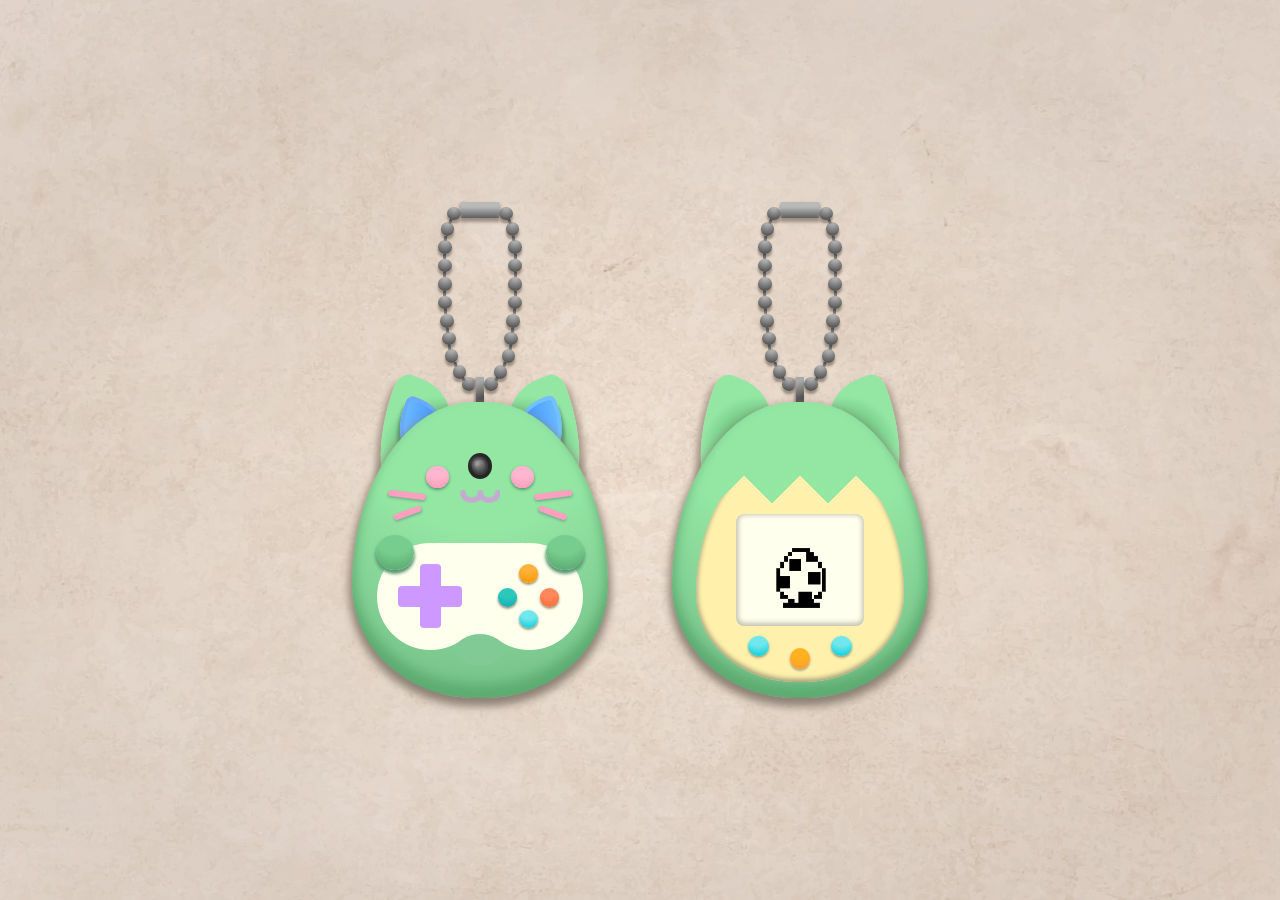
<file: index.html>
<!DOCTYPE html>
<html lang="en">
<head>
    <meta charset="UTF-8">
    <meta http-equiv="X-UA-Compatible" content="IE=edge">
    <meta name="viewport" content="width=device-width, initial-scale=1.0">
    <title>Tamagotchi</title>
    <link href="./css/styles.css" rel="stylesheet"></link>
</head>
   
<body>

    <div class="container">

        <!--FRONT SIDE-->

        <div class="full column">

            <!-- /CHAIN/ -->
            <div class="chain column">
                <div class="up-chain"></div>
                <div class="center-chain column">
                    <div class="row-circle c-a">
                        <div class="circle-chain"></div>
                        <div class="circle-chain"></div>
                    </div>
                    <div class="row-square c-b">
                        <div class="square-chain"></div>
                        <div class="square-chain"></div>
                    </div>
                    <div class="row-circle c-c">
                        <div class="circle-chain"></div>
                        <div class="circle-chain"></div>
                    </div>
                    <div class="row-square c-d">
                        <div class="square-chain"></div>
                        <div class="square-chain"></div>
                    </div>
                    <div class="row-circle">
                        <div class="circle-chain"></div>
                        <div class="circle-chain"></div>
                    </div>
                    <div class="row-square">
                        <div class="square-chain"></div>
                        <div class="square-chain"></div>
                    </div>
                    <div class="row-circle">
                        <div class="circle-chain"></div>
                        <div class="circle-chain"></div>
                    </div>
                    <div class="row-square">
                        <div class="square-chain"></div>
                        <div class="square-chain"></div>
                    </div>
                    <div class="row-circle">
                        <div class="circle-chain"></div>
                        <div class="circle-chain"></div>
                    </div>
                    <div class="row-square">
                        <div class="square-chain"></div>
                        <div class="square-chain"></div>
                    </div>
                    <div class="row-circle">
                        <div class="circle-chain"></div>
                        <div class="circle-chain"></div>
                    </div>
                    <div class="row-square c-e">
                        <div class="square-chain"></div>
                        <div class="square-chain"></div>
                    </div>
                    <div class="row-circle c-f">
                        <div class="circle-chain"></div>
                        <div class="circle-chain"></div>
                    </div>
                    <div class="row-square c-g">
                        <div class="square-chain"></div>
                        <div class="square-chain"></div>
                    </div>
                    <div class="row-circle c-h">
                        <div class="circle-chain"></div>
                        <div class="circle-chain"></div>
                    </div>
                    <div class="row-square c-i">
                        <div class="square-chain"></div>
                        <div class="square-chain"></div>
                    </div>
                    <div class="row-circle c-j">
                        <div class="circle-chain"></div>
                        <div class="circle-chain"></div>
                    </div>
                    <div class="row-square c-k">
                        <div class="square-chain"></div>
                        <div class="square-chain"></div>
                    </div>
                    <div class="row-circle c-l">
                        <div class="circle-chain"></div>
                        <div class="circle-chain"></div>
                    </div>
                    <div class="row-square c-m">
                        <div class="square-chain"></div>
                        <div class="square-chain"></div>
                    </div>
                </div>
                <div class="down-chain">
                    <div class="circle-chain"></div>
                    <div class="fix-chain"></div>
                    <div class="circle-chain"></div>
                </div>
            </div>

            <!-- /EARS/ -->
            <div class="ears between">
                <div class="left-ear">
                    <div class="in-left"></div>
                </div>
                <div class="right-ear">
                    <div class="in-right"></div>
                </div>
            </div>

            <!-- /EGG/ -->
            <div class="egg column">
                <div class="appearance column">
                    <div class="camera">
                        <div class="lens">
                            <div class="bright-lens"></div>
                        </div>
                    </div>
                    <div class="face between">
                        <div class="cheek-left">
                            <div class="moustache column">
                                <div class="mous1"></div>
                                <div class="mous2"></div>
                            </div>
                            <div class="eye">
                            </div>
                        </div>
                        <div class="mouth"></div>
                        <div class="cheek-right">
                            <div class="eye"></div>
                            <div class="moustache column mous-right">
                                <div class="mous1"></div>
                                <div class="mous2"></div>
                            </div> 
                        </div>
                    </div>
                </div>
                    <!-- //CONTROLS// -->
                <div class="controls column">
                    <div class="rectangle between">
                        <div class="button-front column"></div>
                        <div class="button-front column"></div>
                    </div>
                    <div class="base">
                        <div class="left-hand column">
                            <div class="cross-box">
                                <div class="cross-empty"></div>
                                <div class="cross-full cross-up"></div>
                                <div class="cross-empty"></div>
                                <div class="cross-full cross-left"></div>
                                <div class="cross-full cross-center"></div>
                                <div class="cross-full cross-right"></div>
                                <div class="cross-empty"></div>
                                <div class="cross-full cross-down"></div>
                                <div class="cross-empty"></div>
                            </div>
                        </div>
                        <div class="middle"></div>
                        <div class="right-hand column">
                            <div class="cross-box cross-box-right">
                                <div class="cross-empty"></div>
                                <div class="cross-full cross-up"></div>
                                <div class="cross-empty"></div>
                                <div class="cross-full cross-left"></div>
                                <div class="cross-empty"></div>
                                <div class="cross-full cross-right"></div>
                                <div class="cross-empty"></div>
                                <div class="cross-full cross-down"></div>
                                <div class="cross-empty"></div>
                            </div>
                        </div>
                    </div>
                    <div class="curve"></div>
                    <div class="last-shadow"></div>
                </div>
                
            </div>
        
        </div> 

        <!--PARTE TRASERA-->

        <div class="full column">
           
            <!-- /CHAIN/ -->
            <div class="chain column">
                <div class="up-chain"></div>
                <div class="center-chain column">
                    <div class="row-circle c-a">
                        <div class="circle-chain"></div>
                        <div class="circle-chain"></div>
                    </div>
                    <div class="row-square c-b">
                        <div class="square-chain"></div>
                        <div class="square-chain"></div>
                    </div>
                    <div class="row-circle c-c">
                        <div class="circle-chain"></div>
                        <div class="circle-chain"></div>
                    </div>
                    <div class="row-square c-d">
                        <div class="square-chain"></div>
                        <div class="square-chain"></div>
                    </div>
                    <div class="row-circle">
                        <div class="circle-chain"></div>
                        <div class="circle-chain"></div>
                    </div>
                    <div class="row-square">
                        <div class="square-chain"></div>
                        <div class="square-chain"></div>
                    </div>
                    <div class="row-circle">
                        <div class="circle-chain"></div>
                        <div class="circle-chain"></div>
                    </div>
                    <div class="row-square">
                        <div class="square-chain"></div>
                        <div class="square-chain"></div>
                    </div>
                    <div class="row-circle">
                        <div class="circle-chain"></div>
                        <div class="circle-chain"></div>
                    </div>
                    <div class="row-square">
                        <div class="square-chain"></div>
                        <div class="square-chain"></div>
                    </div>
                    <div class="row-circle">
                        <div class="circle-chain"></div>
                        <div class="circle-chain"></div>
                    </div>
                    <div class="row-square c-e">
                        <div class="square-chain"></div>
                        <div class="square-chain"></div>
                    </div>
                    <div class="row-circle c-f">
                        <div class="circle-chain"></div>
                        <div class="circle-chain"></div>
                    </div>
                    <div class="row-square c-g">
                        <div class="square-chain"></div>
                        <div class="square-chain"></div>
                    </div>
                    <div class="row-circle c-h">
                        <div class="circle-chain"></div>
                        <div class="circle-chain"></div>
                    </div>
                    <div class="row-square c-i">
                        <div class="square-chain"></div>
                        <div class="square-chain"></div>
                    </div>
                    <div class="row-circle c-j">
                        <div class="circle-chain"></div>
                        <div class="circle-chain"></div>
                    </div>
                    <div class="row-square c-k">
                        <div class="square-chain"></div>
                        <div class="square-chain"></div>
                    </div>
                    <div class="row-circle c-l">
                        <div class="circle-chain"></div>
                        <div class="circle-chain"></div>
                    </div>
                    <div class="row-square c-m">
                        <div class="square-chain"></div>
                        <div class="square-chain"></div>
                    </div>
                </div>
                <div class="down-chain">
                    <div class="circle-chain"></div>
                    <div class="fix-chain"></div>
                    <div class="circle-chain"></div>
                </div>
            </div>

            <!-- /EARS/ -->
            <div class="ears between">
                <div class="left-ear"></div>
                <div class="right-ear"></div>
            </div>

            <!-- /EGG/ -->
            <div class="egg column">
                <div class="appearance column">
                    <div class="zigzag"></div>
                    <div class="screen column">
                        <div class="screen-up"></div>
                        <div class="screencenter" id="screenEgg">
                            <img id="content" class="tamagotchi" src="./img/huevo.png" alt="huevo">
                        </div>
                        <div class="screen-down between">
                            <div class="button" onclick="birth()"></div>
                            <div class="button" onclick="popo()"></div>
                            <div class="button" onclick="death()"></div>
                        </div>
                    </div>
                    <div class="last-shadow shadow-back"></div>
                </div>
                
            </div>
        </div> 
    </div> 
    <script src="js/main.js"> </script>
</body>
</html>











<div class="cross">
    <div class="cross1 cross-triangles"></div>
    <div class="cross2 cross-top cross-triangles">
        <div class="triangle triangle-top"></div>
    </div>
    <div class="cross1 cross-triangles"></div>
    <div class="cross2 cross-left cross-triangles">
        <div class="triangle triangle-left"></div>
    </div>
    <div class="cross2 cross-central cross-triangles">
        <div class="circle-cross"></div>
    </div>
    <div class="cross2 cross-right cross-triangles">
        <div class="triangle triangle-right"></div>
    </div>
    <div class="cross1 cross-triangles"></div>
    <div class="cross2 cross-bottom cross-triangles">
        <div class="triangle triangle-bottom"></div>
    </div>
    <div class="cross1 cross-triangles"></div>
</div>
</file>
<file: css/styles.css>
:root {
    --green: rgb(148, 230, 163);
    --blue: rgb(115, 192, 255);
    --pink:rgb(255, 159, 191);
    --purple: rgb(205, 152, 255);
    --orange: rgb(255, 157, 45);
    --beige: rgb(255, 255, 237);
}

/* Base Structure */

body {
    width: 100vw;
    height: 100vh;
    margin: 0;
    padding: 0;
    display: flex;
    justify-content: center;
    align-items: center;
    background: url(../img/paper.jpg) no-repeat;
    background-size: cover;
}

.container {
    display: flex;
    justify-content: center;
    align-items: center;
    overflow: hidden;
    width: 100%;
    height: 100%;   
}

.full {
    margin: 2em;
}

.column {
    display: flex;
    flex-direction: column;
    align-items: center;
}

.between {
    display: flex;
    justify-content: space-between;
}


/* CHAIN */

.chain {
    height: 13em;
}

.up-chain {
    width: 2.4rem;
    height: 1rem;
    background-color: grey;
    margin-bottom: -0.7rem;
    background: linear-gradient(180deg,#b9b9b9 30%, #5e5e5e 100%);
    box-shadow: 0 0.2rem 0.2rem 0.05rem rgb(156, 143, 130);
}

.row-circle {
    width: 5.2rem;
    height: 0.85rem;
    display: flex;
    justify-content: space-between;
}

.row-square {
    width: 4.6rem;
    height: 0.3rem;
    display: flex;
    justify-content: space-between;
}

.down-chain {
    display:flex;
    align-items: flex-start;
    margin-top: -0.2rem;
}

.circle-chain {
    width: 0.85rem;
    height: 0.85rem;
    border-radius: 50%;
    background-color: grey;
    background: radial-gradient(circle farthest-side at top center, #acacac 20%,#4f4f4f 100%);
    box-shadow: 0 0.2rem 0.15rem 0.01rem rgb(156, 143, 130);
}

.square-chain {
    width: 0.2rem;
    height: 0.3rem;
    background-color: grey;
    background: linear-gradient(10deg,#909090 3%, #4f4f4f 80%);
}

.fix-chain {
    width: 0.5rem;
    height: 1.6rem;
    background-color: grey;
    background: linear-gradient(155deg,#a9a9a9 20%, #4f4f4f 80%);
    box-shadow: -0.1rem 0.1rem 0.15rem 0.01rem rgb(156, 143, 130);
}

    /*/ Chain links - CHAIN /*/

.c-a, .c-b, .c-k, .c-l, .c-m {
    margin-bottom: -0.1rem;
}    

.c-a {
    width: 4.1rem;
}

.c-b {
    width: 3.9rem;
}

.c-b div:first-child{
    transform: rotate(20deg);
}

.c-b div:nth-child(2) {
    transform: rotate(-20deg);
}

.c-c {
    width: 4.9rem;
}

.c-d {
    width: 4.45rem;
}

.c-d div:first-child, .c-i div:nth-child(2) {
    transform: rotate(10deg);
}

.c-d div:nth-child(2), .c-i div:first-child {
    transform: rotate(-10deg);
}
.c-e {
    width: 4.5rem;
}

.c-f {
    width: 5rem;
}
.c-g {
    width: 4.3rem;
    margin-bottom: -0.05rem;
}
.c-g div:first-child{
    transform: rotate(-5deg);
}

.c-g div:nth-child(2) {
    transform: rotate(5deg);
}

.c-h {
    width: 4.7rem;
}
.c-i {
    width: 4rem;
    margin-bottom: -0.05rem
} 

.c-j {
    width: 4.4rem;
    margin-bottom: -0.05rem;
}

.c-k {
    width: 3.3rem;
}

.c-k div:first-child{
    transform: rotate(-18deg);
}

.c-k div:nth-child(2) {
    transform: rotate(18deg);
} 

.c-l {
    width: 3.4rem;
}
.c-m {
    width: 2.3rem;
}

.c-m div:first-child{
    transform: rotate(-25deg);
}

.c-m div:nth-child(2) {
    transform: rotate(25deg);
}


/* EARS */ 

.ears {
    z-index: 1;
    height: 6em;
    width: 13em;
    margin-top: -2em;
}

.right-ear, .left-ear {
    width: 4em;
    height: 8em;
    background-color: var(--green);
    box-shadow: 0 0.5rem 0.4rem 0.15rem rgb(167, 153, 139);
}

.left-ear {
    border-radius: 30% 100% 10% 120% / 20% 40% 100% 130%;
    transform: rotate(20deg);
    background: linear-gradient(-60deg,#3e9e57 30%, #94e6a3 60%);
    background: radial-gradient(ellipse farthest-side at right center, #3e9e57 10%, #94e6a3 90%);
}

.right-ear {
    border-radius: 100% 30% 120% 10% / 40% 20% 130% 100%;
    transform: rotate(-20deg);
    background: radial-gradient(ellipse farthest-side at left center, #3e9e57 10%, #94e6a3 90%);
}  

    /*/ EARS - Inner part - Front side /*/

.in-left, .in-right {
    z-index: 2;
    width: 2em;
    height: 3.5em;
    box-shadow: 0 0.5rem 0.2rem 0.01rem rgb(91, 151, 116);
}

.in-left { 
    border-radius: 30% 130% 10% 150% / 20% 40% 100% 130%;
    margin: 1.2rem 0rem 0rem 1rem;
    background: #73C0FF;
    border: solid 0.3rem rgb(107, 169, 255);
    background: linear-gradient(80deg,#73C0FF 0%, #328bff 120%);
}

.in-right {
    border-radius: 130% 30% 150% 10% / 40% 20% 130% 100%;
    margin: 1.2rem 0rem 0rem 0.6rem;
    border: solid 0.3rem var(--blue);
    background: linear-gradient(-80deg,#73C0FF 0%, #328bff  120%);
}


/* EGG */ 

.egg {
    width: 16em;
    height: 18.5em;
    border-radius: 50% 50% 50% 50% / 65% 65% 40% 40%;
    background-color: #65b77b;
    background: radial-gradient(circle farthest-corner at top center, #94e6a3 40%, #71bb86 100%);
    margin-top: -4.5em;
    z-index: 3;
    box-shadow: 0 0.35rem 0.5rem 0.18rem rgb(141, 129, 117);
    box-shadow: inset 0 -0.7rem 0.7em 0.15em #5dac72;
}

.last-shadow {
    width: 16em;
    height: 18.5em;
    border-radius: 50% 50% 50% 50% / 65% 65% 40% 40%;
    box-shadow: 0 0.35rem 0.5rem 0.18rem rgb(141, 129, 117);
    transform: translate(0rem,-16.7rem);
    z-index: 1;
}

.shadow-back {
    margin-top: -0.8rem;
    z-index: 1;
}

    /*/ Front side - EGG /*/

.camera {
    height:4.8rem;
    width: 2rem;
    display: flex;
    align-items: end;
    justify-content: center;
}

.lens {
    height: 1.1rem;
    width: 1rem;
    background-color: rgb(87, 87, 87);
    border-radius: 50%;
    box-shadow: inset 0.1em 0.3em 0.1em 0.3em rgb(47, 47, 47);
    background: radial-gradient(circle farthest-side at top center, #696969 30%,#4F4F4F 80%);
    border: solid 0.3rem rgb(38, 38, 38);
    box-shadow: 0 0.05em 0.1rem 0.05rem rgb(91, 151, 116);
    box-shadow: inset 0 0 0.1em 0.15em rgb(61, 61, 61);
}

.bright-lens {
    height: 0.3rem;
    width: 0.3rem;
    background-color: rgba(255, 255, 255, 0.353);
    border-radius: 50%;
    box-shadow: 0 0 0.3em 0.15em rgba(255, 255, 255, 0.353);
    transform: translate(0.15rem, 0.25rem);
}

.face {
    height: 4rem;
    width: 11.5rem;
    margin-top: -0.8em;
}

.mouth {
    width: 2.5rem;
    height:1.3rem;
    background: url(../img/sonrisita.png) no-repeat;
    background-size: contain;
    margin-top: 1.5em;
}

.cheek-left, .cheek-right{
    display: flex;
}

.moustache {
    width: 2.4rem;
    height: 2.4rem;
    align-self: flex-end;
}

.mous1, .mous2 {
    background-color: var(--pink);
    border-radius: 1em;
    height: 0.35rem;
    box-shadow: 0 0.1em 0.17rem 0.01rem rgb(115, 177, 141);
}

.mous1 {
    width: 2.4rem;
    transform: rotate(7deg);
}

.mous2 {
    width: 1.8rem;
    transform: rotate(-20deg);
    margin:0.8em;
}

.mous-right {
    transform: scaleX(-1);
}

.eye {
    width: 1.4rem;
    height: 1.4rem;
    border-radius: 50%;
    background-color: var(--pink);
    box-shadow: 0 0.1em 0.18rem 0.02rem rgb(91, 151, 116);
    background: radial-gradient(circle farthest-side at top center, rgb(255, 182, 206) 50%,var(--pink) 100%);   
}


        /*// Controls - Front side - EGG//*/

.rectangle {
    height: 2.2rem;
    width: 13rem;
    align-items: flex-end;
    margin-top: 0.3rem;
}

.button-front {
    height: 2.2rem;
    width: 2.4rem;
    border-radius: 50%;
    z-index: 5;
    justify-content: center;
    background: radial-gradient(circle farthest-side at top center, #77cd8e 55%, #5dac72 100%);
    box-shadow: 0 0.2em 0.20rem 0.05rem rgb(91, 151, 116);
}

.base {
    height: 5.5rem;
    display: flex;
    align-items: flex-start;
    justify-content: center;
    border-radius: 13rem / 9rem;
    margin-top: -1.7em;
}

.left-hand, .right-hand {
    height: 6.7rem;
    width: 6.7rem;
    border-radius: 50%;
    background-color: var(--beige);
    z-index: 4;
    justify-content: center;
}

.middle {
    width: 5.5rem;
    height: 6rem;
    background-color: var(--beige);
    margin-left: -3rem;
    margin-right: -3rem;
    z-index: 3;
}

.curve {
    width:3rem;
    height: 2rem;
    border-radius: 50%;
    background-color: #81ca96 ;
    z-index: 5;
    margin:0.2rem;
}

            /*/// Left cross - Controls - Front side - EGG ///*/

.cross-box {
    width: 4rem;
    height: 4rem;
    display: grid;
    grid-template-columns: 1fr 1fr 1fr;
    grid-template-rows: 1fr 1fr 1fr; 
}

.cross-full {
    background-color: var(--purple);
}

.cross-up {
    border-radius: 0.25rem 0.25rem 0 0;
}

.cross-right {
    border-radius: 0 0.25rem 0.25rem 0;
}

.cross-down {
    border-radius: 0 0 0.25rem 0.25rem;
}

.cross-left {
    border-radius: 0.25rem 0 0 0.25rem;
}

            /*/// Right cross - Controls - Front side - EGG ///*/

.cross-box-right .cross-full {
    border-radius: 50%;
    width: 1.2rem;
    height: 1.15rem;
    box-shadow: 0 0.1em 0.15rem 0.01rem rgb(153, 143, 120);
}

.cross-box-right .cross-up {
    background-color: #ff9900;
    background: radial-gradient(circle farthest-side at top center, #ffb13c 40%, #ff9900 100%);
}

.cross-box-right .cross-right {
    margin-top: 0.2rem;
    background-color: rgb(255, 109, 56); 
    background: radial-gradient(circle farthest-side at top center, rgb(255, 135, 92) 50%, rgb(255, 109, 56) 100%);
}

.cross-box-right .cross-down {
    margin-top: 0.2rem;
    background-color: #14D0DB;
    background: radial-gradient(circle farthest-side at top center, #70e7ed 50%, #14D0DB 100%);
}

.cross-box-right .cross-left {
    margin-top: 0.2rem;
    background-color: #15aeb3;
    background: radial-gradient(circle farthest-side at top center, #2ac9bc 50%, #15aeb3 100%);
}

    /*/ Back side - EGG /*/

.zigzag {
    width: 10.5rem;
    height: 4em;
    display:block;
    background: linear-gradient(
        45deg, transparent 33.33%,
        var(--green) 33.33%, var(--green) 66.66%, 
        transparent 66.66%
        ),
        linear-gradient(
        -45deg, transparent 33.33%,
        var(--green) 33.33%, var(--green) 66.66%, 
        transparent 66.66%
        );
    background-size: 3.5em 9em;
    transform: rotate(180deg);
    margin-top: 3em;
}

        /*// Screen - Back side - EGG //*/
    
.screen {
    width: 13em;
    height: 14.5em;
    border-radius: 50% 50% 50% 50% / 65% 65% 40% 40%;
    background-color: rgb(255, 241, 172);
    margin-top: -4em;
    box-shadow: inset 0.02em -0.13em 0.30rem 0.05rem rgb(163, 158, 122);
}

.screen-up {
    height: 4em;
}

.screencenter {
    width: 8em;
    height: 7em;
    background-color: var(--beige);
    border-radius: 0.5em;
    box-shadow: inset 0.02em -0.07em 0.30rem 0.12rem rgb(195, 192, 178);   
}

.tamagotchi {
    transform: scale(65%);
    margin-left: -1.8rem;
    margin-top: -1rem;
}

.screen-down {
    width: 6.5em;
    height: 2.1em;
    border-radius: 0.5em;
    margin:0.6em
}

.button {
    width: 1.3em;
    height: 1.3em;
    background: radial-gradient(circle farthest-side at top center, #70e7ed 50%, #14D0DB 100%);
    border-radius: 50%;
    box-shadow: 0 0.1em 0.15rem 0.01rem rgb(163, 158, 122);
    cursor: pointer;
    z-index: 6;
}

.screen-down div:nth-child(2) {
    align-self: flex-end;
    background-color: var(--orange);background: radial-gradient(circle farthest-side at top center, rgb(255, 177, 31) 50%, var(--orange) 100%);
}

.button:hover {
    width: 1.3em;
    height: 1.3em;
    background: radial-gradient(circle farthest-side at top center, #7ccace 50%, #137d82 100%);
    z-index: 6;
}

.screen-down div:nth-child(2):hover {
    background: radial-gradient(circle farthest-side at top center, #cb7360 50%, #7a2015 100%);
}
</file>
